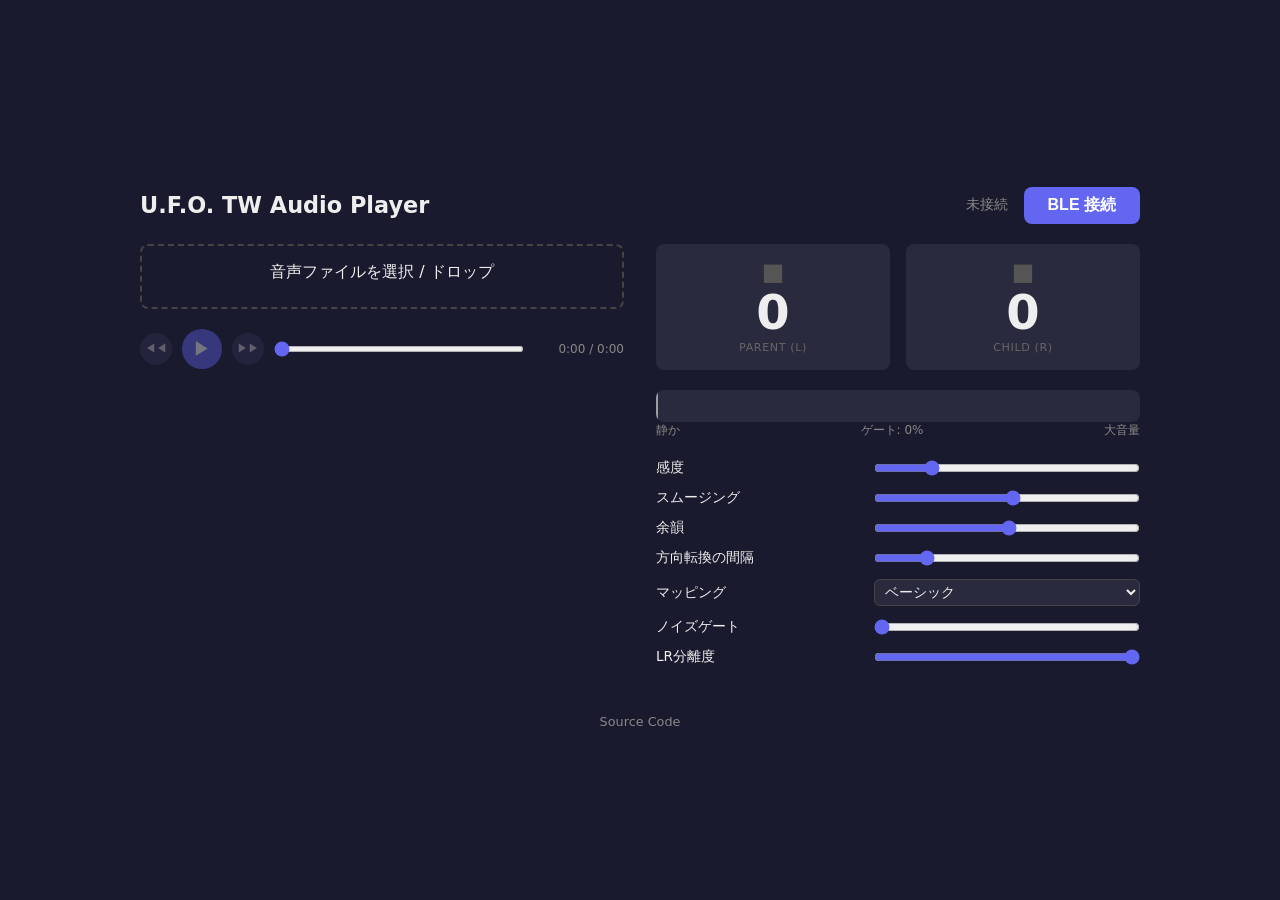
<file: index.html>
<!DOCTYPE html>
<html lang="ja">
<head>
<meta charset="UTF-8">
<meta name="viewport" content="width=device-width, initial-scale=1.0">
<title>U.F.O. TW Audio Player</title>
<meta name="description" content="音声ファイルを解析し、BLE 経由で U.F.O. TW のモーターをリアクティブに制御する Web アプリ">
<!-- OGP -->
<meta property="og:type" content="website">
<meta property="og:title" content="U.F.O. TW Audio Player">
<meta property="og:description" content="音声ファイルを解析し、BLE 経由で U.F.O. TW のモーターをリアクティブに制御する Web アプリ">
<meta property="og:url" content="https://nerahikada.github.io/ufo-tw-audio-reactive/">
<meta property="og:image" content="https://nerahikada.github.io/ufo-tw-audio-reactive/assets/og-image.png">
<meta property="og:image:width" content="1200">
<meta property="og:image:height" content="630">
<meta property="og:image:type" content="image/png">
<meta property="og:site_name" content="U.F.O. TW Audio Player">
<meta property="og:locale" content="ja_JP">
<!-- Twitter Card -->
<meta name="twitter:card" content="summary_large_image">
<meta name="twitter:title" content="U.F.O. TW Audio Player">
<meta name="twitter:description" content="音声ファイルを解析し、BLE 経由で U.F.O. TW のモーターをリアクティブに制御する Web アプリ">
<meta name="twitter:image" content="https://nerahikada.github.io/ufo-tw-audio-reactive/assets/og-image.png">
<link rel="stylesheet" href="style.css">
</head>
<body>
<div class="container">
    <div class="header">
        <h1>U.F.O. TW Audio Player</h1>
        <div class="header-end">
            <div class="status" id="status">未接続</div>
            <button class="btn-action btn-connect" id="btnConnect">BLE 接続</button>
        </div>
    </div>

    <div class="main-content">
    <!-- panel: audio source -->
    <div class="panel-source">
        <!-- file picker -->
        <div class="file-area" id="fileArea">
            <span>音声ファイルを選択 / ドロップ</span>
            <span class="file-name" id="fileName"></span>
            <input type="file" id="fileInput" accept="audio/*" multiple>
        </div>

        <!-- player -->
        <div class="player">
            <div class="player-row">
                <button class="btn-round btn-nav" id="btnPrev" disabled>&#9664;&#9664;</button>
                <button class="btn-round btn-play" id="btnPlay" disabled>&#9654;</button>
                <button class="btn-round btn-nav" id="btnNext" disabled>&#9654;&#9654;</button>
                <input type="range" class="seek-bar" id="seekBar" min="0" max="1" step="0.001" value="0">
                <span class="time-label" id="timeLabel">0:00 / 0:00</span>
            </div>
            <ol class="track-list" id="trackList"></ol>
        </div>
    </div>

    <!-- panel: dashboard -->
    <div class="panel-dashboard">
        <!-- motor display (dual) -->
        <div class="motor-display">
            <div class="motor-unit">
                <div class="motor-dir" id="parentDirVis">■</div>
                <div class="motor-speed-val" id="parentSpeedVis">0</div>
                <div class="motor-unit-label">Parent (L)</div>
            </div>
            <div class="motor-unit">
                <div class="motor-dir" id="childDirVis">■</div>
                <div class="motor-speed-val" id="childSpeedVis">0</div>
                <div class="motor-unit-label">Child (R)</div>
            </div>
        </div>

        <!-- meter -->
        <div>
            <div class="meter-container">
                <div class="meter-fill" id="meterFill"></div>
                <div class="meter-gate" id="meterGate" style="left: 0%"></div>
            </div>
            <div class="meter-label">
                <span>静か</span>
                <span id="gateLabel"></span>
                <span>大音量</span>
            </div>
        </div>

        <div class="controls">
            <label>
                感度
                <input type="range" id="sensitivity" min="1" max="6" step="0.1" value="2">
            </label>
            <label>
                スムージング
                <input type="range" id="smoothing" min="0.8" max="0.99" step="0.005" value="0.9">
            </label>
            <label>
                余韻
                <input type="range" id="sustain" min="0" max="0.98" step="0.01" value="0.5">
            </label>
            <label>
                方向転換の間隔
                <input type="range" id="beatCooldown" min="10" max="120" step="5" value="30">
            </label>
            <label>
                マッピング
                <select id="policySelect"></select>
            </label>
            <div id="policyControls"></div>
        </div>
    </div>
    </div>

</div>

<footer class="footer">
    <a href="https://github.com/Nerahikada/ufo-tw-audio-reactive" target="_blank" rel="noopener noreferrer">Source Code</a>
</footer>

<script>if(location.hostname==='nerahikada.github.io'){const s=document.createElement('script');s.async=true;s.src='https://www.googletagmanager.com/gtag/js?id=G-TZDD51JQSV';document.head.appendChild(s);window.dataLayer=window.dataLayer||[];function gtag(){dataLayer.push(arguments)}gtag('js',new Date());gtag('config','G-TZDD51JQSV')}</script>
<script type="module" src="app.js"></script>
</body>
</html>
</file>
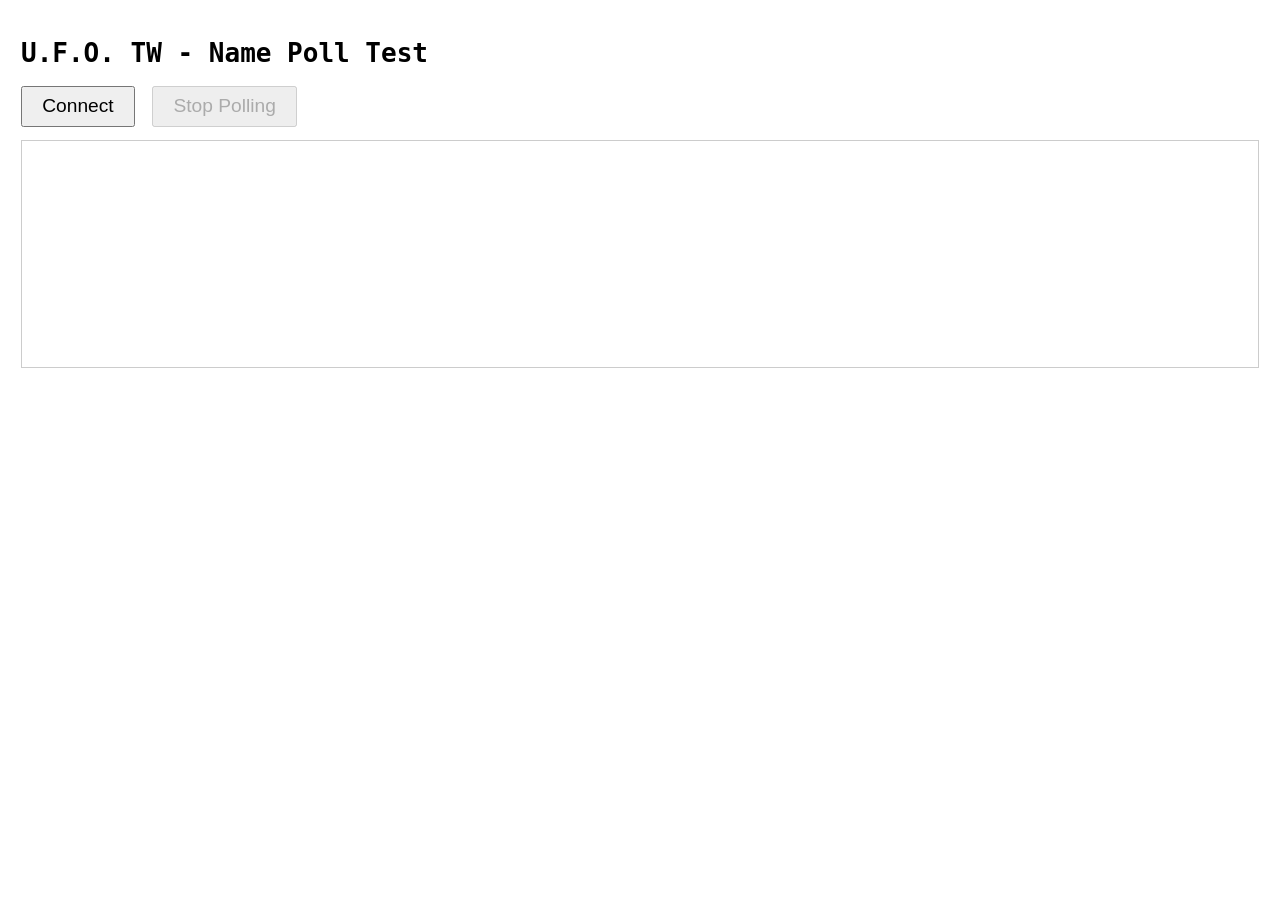
<file: testing/test-name-poll.html>
<!doctype html>
<html lang="ja">
    <head>
        <meta charset="UTF-8" />
        <title>U.F.O. TW - Device Name Poll Test</title>
        <style>
            body {
                font-family: monospace;
                padding: 1em;
            }
            #log {
                white-space: pre-wrap;
                border: 1px solid #ccc;
                padding: 1em;
                margin-top: 1em;
                min-height: 200px;
            }
            button {
                font-size: 1.2em;
                padding: 0.4em 1em;
                margin-right: 0.5em;
            }
        </style>
    </head>
    <body>
        <h1>U.F.O. TW - Name Poll Test</h1>
        <button id="connectBtn">Connect</button>
        <button id="stopBtn" disabled>Stop Polling</button>
        <div id="log"></div>

        <script type="module">
            import { UfoTw } from "../ufo-tw.js";

            const log = document.getElementById("log");
            const connectBtn = document.getElementById("connectBtn");
            const stopBtn = document.getElementById("stopBtn");

            function print(msg) {
                const time = new Date().toLocaleTimeString("ja-JP", {
                    hour12: false,
                    fractionalSecondDigits: 1,
                });
                log.textContent += `[${time}] ${msg}\n`;
                log.scrollTop = log.scrollHeight;
            }

            let polling = false;

            connectBtn.addEventListener("click", async () => {
                try {
                    const device = await navigator.bluetooth.requestDevice({
                        filters: [{ services: [UfoTw.SERVICE_UUID] }],
                        optionalServices: [0x1800],
                    });

                    print(`device.name (from advert): ${device.name}`);

                    const server = await device.gatt.connect();
                    print("GATT connected");

                    // List all characteristics in the U.F.O. TW service
                    try {
                        const ufoService = await server.getPrimaryService(
                            UfoTw.SERVICE_UUID,
                        );
                        const chars = await ufoService.getCharacteristics();
                        print(`--- U.F.O. TW service characteristics (${chars.length}) ---`);
                        for (const c of chars) {
                            const props = c.properties;
                            const flags = [
                                props.read && "read",
                                props.write && "write",
                                props.writeWithoutResponse && "writeNoResp",
                                props.notify && "notify",
                                props.indicate && "indicate",
                            ]
                                .filter(Boolean)
                                .join(", ");
                            print(`  ${c.uuid} [${flags}]`);
                        }
                    } catch (e) {
                        print(`U.F.O. TW service enum failed: ${e.message}`);
                    }

                    // Read unknown characteristics (3333, 4444)
                    try {
                        const ufoService = await server.getPrimaryService(
                            UfoTw.SERVICE_UUID,
                        );
                        for (const uuid of [
                            "40ee3333-63ec-4b7f-8ce7-712efd55b90e",
                            "40ee4444-63ec-4b7f-8ce7-712efd55b90e",
                        ]) {
                            const c = await ufoService.getCharacteristic(uuid);
                            const val = await c.readValue();
                            const bytes = [...new Uint8Array(val.buffer)];
                            const hex = bytes
                                .map((b) => b.toString(16).padStart(2, "0"))
                                .join(" ");
                            const ascii = bytes
                                .map((b) =>
                                    b >= 0x20 && b < 0x7f ? String.fromCharCode(b) : ".",
                                )
                                .join("");
                            print(
                                `${uuid.slice(0, 8)}: [${bytes.join(", ")}] hex=[${hex}] ascii="${ascii}"`,
                            );
                        }
                    } catch (e) {
                        print(`Read unknown chars failed: ${e.message}`);
                    }

                    // Try reading GAP Device Name
                    let nameChar = null;
                    try {
                        const gap = await server.getPrimaryService(0x1800);
                        nameChar = await gap.getCharacteristic(0x2a00);
                        const val = await nameChar.readValue();
                        const name = new TextDecoder().decode(val);
                        print(`GAP Device Name: "${name}"`);
                    } catch (e) {
                        print(`GAP read failed: ${e.message}`);
                        print("Falling back to device.name only (no polling possible)");
                        return;
                    }

                    // Start polling
                    polling = true;
                    connectBtn.disabled = true;
                    stopBtn.disabled = false;
                    print("--- polling started (every 2s) ---");

                    let prevName = null;
                    while (polling && device.gatt.connected) {
                        try {
                            const val = await nameChar.readValue();
                            const name = new TextDecoder().decode(val);
                            if (name !== prevName) {
                                print(`Name changed! "${prevName}" -> "${name}"`);
                                prevName = name;
                            } else {
                                print(`Name: "${name}" (no change)`);
                            }
                        } catch (e) {
                            print(`Read error: ${e.message}`);
                            break;
                        }
                        await new Promise((r) => setTimeout(r, 2000));
                    }

                    print("--- polling stopped ---");
                    connectBtn.disabled = false;
                    stopBtn.disabled = true;
                } catch (e) {
                    print(`Error: ${e.message}`);
                    connectBtn.disabled = false;
                    stopBtn.disabled = true;
                }
            });

            stopBtn.addEventListener("click", () => {
                polling = false;
            });
        </script>
    </body>
</html>
</file>
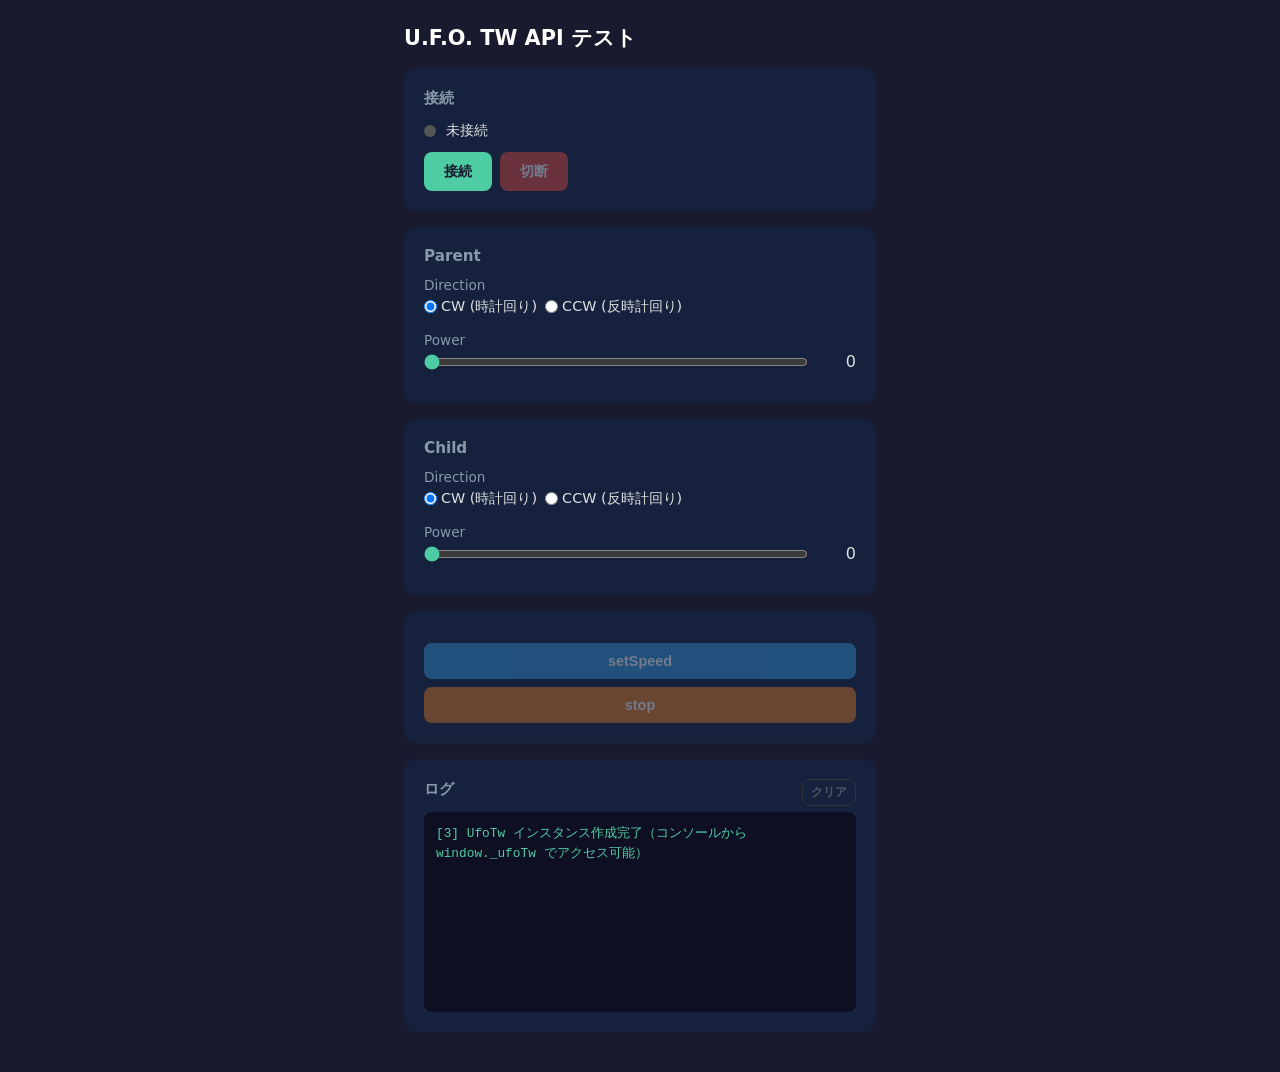
<file: testing/ufo-tw-test.html>
<!doctype html>
<html lang="ja">
    <head>
        <meta charset="UTF-8" />
        <meta name="viewport" content="width=device-width, initial-scale=1.0" />
        <title>U.F.O. TW API テスト</title>
        <style>
            * {
                box-sizing: border-box;
                margin: 0;
                padding: 0;
            }
            body {
                font-family: system-ui, sans-serif;
                background: #1a1a2e;
                color: #e0e0e0;
                padding: 24px;
                max-width: 520px;
                margin: 0 auto;
            }
            h1 {
                font-size: 1.3rem;
                margin-bottom: 16px;
                color: #fff;
            }
            .card {
                background: #16213e;
                border-radius: 12px;
                padding: 20px;
                margin-bottom: 16px;
            }
            .card h2 {
                font-size: 0.95rem;
                color: #8899aa;
                margin-bottom: 12px;
            }
            .status {
                display: flex;
                align-items: center;
                gap: 10px;
                margin-bottom: 12px;
            }
            .dot {
                width: 12px;
                height: 12px;
                border-radius: 50%;
                background: #555;
                flex-shrink: 0;
            }
            .dot.on {
                background: #4ecca3;
            }
            .status-text {
                font-size: 0.9rem;
            }
            button {
                padding: 10px 20px;
                border: none;
                border-radius: 8px;
                cursor: pointer;
                font-size: 0.9rem;
                font-weight: 600;
                transition: opacity 0.15s;
            }
            button:hover {
                opacity: 0.85;
            }
            button:disabled {
                opacity: 0.4;
                cursor: not-allowed;
            }
            .btn-connect {
                background: #4ecca3;
                color: #1a1a2e;
            }
            .btn-disconnect {
                background: #e74c3c;
                color: #fff;
            }
            .btn-send {
                background: #3498db;
                color: #fff;
                width: 100%;
                margin-top: 12px;
            }
            .btn-stop {
                background: #e67e22;
                color: #fff;
                width: 100%;
                margin-top: 8px;
            }
            .buttons {
                display: flex;
                gap: 8px;
            }
            label {
                display: block;
                font-size: 0.85rem;
                color: #8899aa;
                margin-bottom: 4px;
            }
            .control-row {
                margin-bottom: 12px;
            }
            .range-wrap {
                display: flex;
                align-items: center;
                gap: 12px;
            }
            .range-wrap input[type="range"] {
                flex: 1;
                accent-color: #4ecca3;
            }
            .range-val {
                min-width: 36px;
                text-align: right;
                font-variant-numeric: tabular-nums;
            }
            .dir-options {
                display: flex;
                gap: 8px;
            }
            .dir-options label {
                display: flex;
                align-items: center;
                gap: 4px;
                color: #e0e0e0;
                cursor: pointer;
                font-size: 0.9rem;
            }
            .log-area {
                background: #0f0f23;
                border-radius: 8px;
                padding: 12px;
                height: 200px;
                overflow-y: auto;
                font-family: "SF Mono", Consolas, monospace;
                font-size: 0.8rem;
                line-height: 1.6;
                color: #8899aa;
            }
            .log-area .info {
                color: #4ecca3;
            }
            .log-area .error {
                color: #e74c3c;
            }
            .log-area .cmd {
                color: #3498db;
            }
            .clear-log {
                background: transparent;
                color: #556;
                font-size: 0.75rem;
                padding: 4px 8px;
                border: 1px solid #333;
                float: right;
            }
        </style>
    </head>
    <body>
        <h1>U.F.O. TW API テスト</h1>

        <div class="card">
            <h2>接続</h2>
            <div class="status">
                <div class="dot" id="dot"></div>
                <span class="status-text" id="statusText">未接続</span>
            </div>
            <div class="buttons">
                <button class="btn-connect" id="btnConnect">接続</button>
                <button class="btn-disconnect" id="btnDisconnect" disabled>切断</button>
            </div>
        </div>

        <div class="card">
            <h2>Parent</h2>
            <div class="control-row">
                <label>Direction</label>
                <div class="dir-options">
                    <label
                        ><input type="radio" name="parentDir" value="0" checked /> CW
                        (時計回り)</label
                    >
                    <label
                        ><input type="radio" name="parentDir" value="1" /> CCW
                        (反時計回り)</label
                    >
                </div>
            </div>
            <div class="control-row">
                <label>Power</label>
                <div class="range-wrap">
                    <input type="range" id="parentPower" min="0" max="100" value="0" />
                    <span class="range-val" id="parentPowerVal">0</span>
                </div>
            </div>
        </div>

        <div class="card">
            <h2>Child</h2>
            <div class="control-row">
                <label>Direction</label>
                <div class="dir-options">
                    <label
                        ><input type="radio" name="childDir" value="0" checked /> CW
                        (時計回り)</label
                    >
                    <label
                        ><input type="radio" name="childDir" value="1" /> CCW
                        (反時計回り)</label
                    >
                </div>
            </div>
            <div class="control-row">
                <label>Power</label>
                <div class="range-wrap">
                    <input type="range" id="childPower" min="0" max="100" value="0" />
                    <span class="range-val" id="childPowerVal">0</span>
                </div>
            </div>
        </div>

        <div class="card">
            <button class="btn-send" id="btnSend" disabled>setSpeed</button>
            <button class="btn-stop" id="btnStop" disabled>stop</button>
        </div>

        <div class="card">
            <h2>ログ <button class="clear-log" id="btnClear">クリア</button></h2>
            <div class="log-area" id="log"></div>
        </div>

        <script type="module">
            import { UfoTw, Motor, Direction } from "../ufo-tw.js";

            const ufo = new UfoTw();
            window._ufoTw = ufo; // コンソールからアクセス用

            const $ = (s) => document.querySelector(s);
            const dot = $("#dot");
            const statusText = $("#statusText");
            const btnConnect = $("#btnConnect");
            const btnDisconnect = $("#btnDisconnect");
            const btnSend = $("#btnSend");
            const btnStop = $("#btnStop");
            const parentPower = $("#parentPower");
            const parentPowerVal = $("#parentPowerVal");
            const childPower = $("#childPower");
            const childPowerVal = $("#childPowerVal");
            const logArea = $("#log");

            function log(msg, cls = "") {
                const line = document.createElement("div");
                if (cls) line.className = cls;
                const ts = new Date().toLocaleTimeString("ja-JP", {
                    hour12: false,
                    fractionalSecondDigits: 1,
                });
                line.textContent = `[${ts}] ${msg}`;
                logArea.appendChild(line);
                logArea.scrollTop = logArea.scrollHeight;
            }

            function updateUI() {
                const on = ufo.connected;
                dot.classList.toggle("on", on);
                statusText.textContent = on ? `接続中: ${ufo.deviceName}` : "未接続";
                btnConnect.disabled = on;
                btnDisconnect.disabled = !on;
                btnSend.disabled = !on;
                btnStop.disabled = !on;
            }

            ufo.addEventListener("disconnect", () => {
                log("デバイスが切断されました", "error");
                updateUI();
            });

            btnConnect.addEventListener("click", async () => {
                log("接続を開始...", "info");
                try {
                    await ufo.connect();
                    log(`接続成功: ${ufo.deviceName}`, "info");
                    updateUI();
                } catch (e) {
                    log(`接続エラー: ${e.message}`, "error");
                }
            });

            btnDisconnect.addEventListener("click", async () => {
                await ufo.disconnect();
                log("切断しました", "info");
                updateUI();
            });

            parentPower.addEventListener("input", () => {
                parentPowerVal.textContent = parentPower.value;
            });
            childPower.addEventListener("input", () => {
                childPowerVal.textContent = childPower.value;
            });

            function getDir(name) {
                return document.querySelector(`input[name="${name}"]:checked`).value ===
                    "0"
                    ? Direction.CW
                    : Direction.CCW;
            }

            let sendPending = false;
            function doSend() {
                const pDir = getDir("parentDir");
                const pPow = Number(parentPower.value);
                const cDir = getDir("childDir");
                const cPow = Number(childPower.value);
                try {
                    ufo.setSpeed(Motor.PARENT, pDir, pPow);
                    ufo.setSpeed(Motor.CHILD, cDir, cPow);
                    log(
                        `setSpeed(PARENT, ${pDir}, ${pPow})  setSpeed(CHILD, ${cDir}, ${cPow})`,
                        "cmd",
                    );
                } catch (e) {
                    log(`送信エラー: ${e.message}`, "error");
                }
            }
            // ドラッグ中: rAF でスロットル
            function sendSpeedThrottled() {
                if (!ufo.connected) return;
                if (sendPending) return;
                sendPending = true;
                requestAnimationFrame(() => {
                    sendPending = false;
                    doSend();
                });
            }
            // 指を離した時・確定時: 必ず即送信（最終値を落とさない）
            function sendSpeedImmediate() {
                if (!ufo.connected) return;
                sendPending = false;
                doSend();
            }

            // スライダー: ドラッグ中は throttle、離した時は即送信
            parentPower.addEventListener("input", sendSpeedThrottled);
            childPower.addEventListener("input", sendSpeedThrottled);
            parentPower.addEventListener("change", sendSpeedImmediate);
            childPower.addEventListener("change", sendSpeedImmediate);
            // ラジオボタン: 即送信
            document
                .querySelectorAll('input[name="parentDir"], input[name="childDir"]')
                .forEach((r) => r.addEventListener("change", sendSpeedImmediate));

            btnSend.addEventListener("click", sendSpeedImmediate);

            btnStop.addEventListener("click", () => {
                try {
                    ufo.stop();
                    log("stop()", "cmd");
                } catch (e) {
                    log(`停止エラー: ${e.message}`, "error");
                }
            });

            $("#btnClear").addEventListener("click", () => {
                logArea.innerHTML = "";
            });

            log(
                "UfoTw インスタンス作成完了（コンソールから window._ufoTw でアクセス可能）",
                "info",
            );
        </script>
    </body>
</html>
</file>
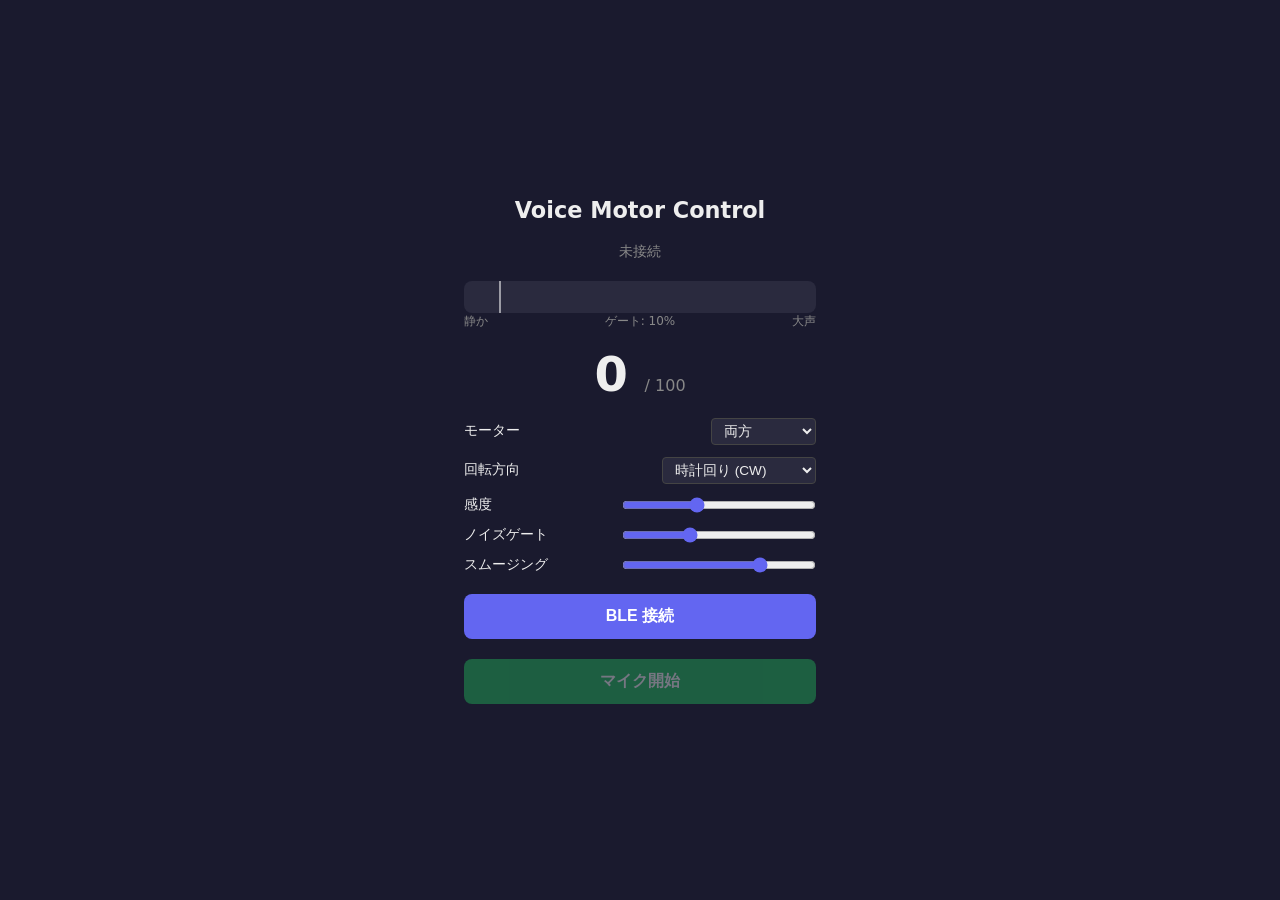
<file: testing/voice-motor-control.html>
<!DOCTYPE html>
<html lang="ja">
<head>
<meta charset="UTF-8">
<meta name="viewport" content="width=device-width, initial-scale=1.0">
<title>Voice Motor Control</title>
<style>
    * { box-sizing: border-box; margin: 0; padding: 0; }
    body {
        font-family: system-ui, sans-serif;
        background: #1a1a2e;
        color: #eee;
        display: flex;
        justify-content: center;
        align-items: center;
        min-height: 100dvh;
    }
    .container {
        width: min(400px, 90vw);
        display: flex;
        flex-direction: column;
        gap: 20px;
        padding: 24px;
    }
    h1 { font-size: 1.4rem; text-align: center; }
    .status {
        text-align: center;
        font-size: 0.85rem;
        color: #888;
    }
    .status.connected { color: #4ade80; }

    /* meter */
    .meter-container {
        position: relative;
        height: 32px;
        background: #2a2a3e;
        border-radius: 8px;
        overflow: hidden;
    }
    .meter-fill {
        height: 100%;
        width: 0%;
        background: linear-gradient(90deg, #22c55e, #eab308, #ef4444);
        border-radius: 8px;
        transition: width 60ms linear;
    }
    .meter-gate {
        position: absolute;
        top: 0; bottom: 0;
        width: 2px;
        background: #fff8;
    }
    .meter-label {
        display: flex;
        justify-content: space-between;
        font-size: 0.75rem;
        color: #888;
    }

    /* speed display */
    .speed-display {
        text-align: center;
        font-size: 3rem;
        font-weight: bold;
        font-variant-numeric: tabular-nums;
        line-height: 1;
    }
    .speed-unit { font-size: 1rem; color: #888; font-weight: normal; }

    /* controls */
    .controls { display: flex; flex-direction: column; gap: 12px; }
    label {
        display: flex;
        justify-content: space-between;
        align-items: center;
        font-size: 0.85rem;
    }
    input[type=range] { width: 55%; accent-color: #6366f1; }
    select {
        background: #2a2a3e;
        color: #eee;
        border: 1px solid #444;
        border-radius: 4px;
        padding: 4px 8px;
        font-size: 0.85rem;
    }

    button {
        padding: 12px;
        border: none;
        border-radius: 8px;
        font-size: 1rem;
        font-weight: 600;
        cursor: pointer;
        transition: opacity 0.15s;
    }
    button:active { opacity: 0.8; }
    .btn-connect { background: #6366f1; color: #fff; }
    .btn-connect.active { background: #ef4444; }
    .btn-start { background: #22c55e; color: #fff; }
    .btn-start.active { background: #eab308; color: #000; }
    button:disabled { opacity: 0.4; cursor: not-allowed; }
</style>
</head>
<body>
<div class="container">
    <h1>Voice Motor Control</h1>
    <div class="status" id="status">未接続</div>

    <div>
        <div class="meter-container">
            <div class="meter-fill" id="meterFill"></div>
            <div class="meter-gate" id="meterGate" style="left: 10%"></div>
        </div>
        <div class="meter-label">
            <span>静か</span>
            <span id="gateLabel">ゲート: 10%</span>
            <span>大声</span>
        </div>
    </div>

    <div class="speed-display">
        <span id="speedValue">0</span>
        <span class="speed-unit">/ 100</span>
    </div>

    <div class="controls">
        <label>
            モーター
            <select id="motorSelect">
                <option value="both">両方</option>
                <option value="parent">左 (Parent)</option>
                <option value="child">右 (Child)</option>
            </select>
        </label>
        <label>
            回転方向
            <select id="dirSelect">
                <option value="cw">時計回り (CW)</option>
                <option value="ccw">反時計回り (CCW)</option>
            </select>
        </label>
        <label>
            感度
            <input type="range" id="sensitivity" min="1" max="5" step="0.1" value="2.5">
        </label>
        <label>
            ノイズゲート
            <input type="range" id="gate" min="0" max="30" step="1" value="10">
        </label>
        <label>
            スムージング
            <input type="range" id="smoothing" min="0.5" max="0.98" step="0.01" value="0.85">
        </label>
    </div>

    <button class="btn-connect" id="btnConnect">BLE 接続</button>
    <button class="btn-start" id="btnStart" disabled>マイク開始</button>
</div>

<script type="module">
import { UfoTw, Motor, Direction } from "../ufo-tw.js";

const ufo = new UfoTw();

// DOM
const $status = document.getElementById("status");
const $meterFill = document.getElementById("meterFill");
const $meterGate = document.getElementById("meterGate");
const $gateLabel = document.getElementById("gateLabel");
const $speedValue = document.getElementById("speedValue");
const $motorSelect = document.getElementById("motorSelect");
const $dirSelect = document.getElementById("dirSelect");
const $sensitivity = document.getElementById("sensitivity");
const $gate = document.getElementById("gate");
const $smoothing = document.getElementById("smoothing");
const $btnConnect = document.getElementById("btnConnect");
const $btnStart = document.getElementById("btnStart");

// State
let audioCtx = null;
let analyser = null;
let micStream = null;
let running = false;
let smoothedLevel = 0;

// --- BLE ---
$btnConnect.addEventListener("click", async () => {
    if (ufo.connected) {
        await ufo.disconnect();
        return;
    }
    try {
        $status.textContent = "接続中…";
        await ufo.connect();
        $status.textContent = `接続: ${ufo.deviceName}`;
        $status.className = "status connected";
        $btnConnect.textContent = "切断";
        $btnConnect.classList.add("active");
        $btnStart.disabled = false;
    } catch (e) {
        $status.textContent = `接続失敗: ${e.message}`;
        $status.className = "status";
    }
});

ufo.addEventListener("disconnect", () => {
    $status.textContent = "切断されました";
    $status.className = "status";
    $btnConnect.textContent = "BLE 接続";
    $btnConnect.classList.remove("active");
    $btnStart.disabled = true;
    stopMic();
});

// --- Mic ---
$btnStart.addEventListener("click", () => {
    if (running) { stopMic(); return; }
    startMic();
});

async function startMic() {
    try {
        audioCtx = new AudioContext();
        micStream = await navigator.mediaDevices.getUserMedia({ audio: true });
        const source = audioCtx.createMediaStreamSource(micStream);
        analyser = audioCtx.createAnalyser();
        analyser.fftSize = 1024;
        source.connect(analyser);
        running = true;
        $btnStart.textContent = "停止";
        $btnStart.classList.add("active");
        loop();
    } catch (e) {
        $status.textContent = `マイクエラー: ${e.message}`;
    }
}

function stopMic() {
    running = false;
    micStream?.getTracks().forEach(t => t.stop());
    micStream = null;
    audioCtx?.close();
    audioCtx = null;
    analyser = null;
    smoothedLevel = 0;
    $btnStart.textContent = "マイク開始";
    $btnStart.classList.remove("active");
    $meterFill.style.width = "0%";
    $speedValue.textContent = "0";
    if (ufo.connected) ufo.stop();
}

// --- Gate slider ---
$gate.addEventListener("input", () => {
    const v = $gate.value;
    $meterGate.style.left = v + "%";
    $gateLabel.textContent = `ゲート: ${v}%`;
});

// --- Audio loop ---
function loop() {
    if (!running) return;
    requestAnimationFrame(loop);

    const buf = new Float32Array(analyser.fftSize);
    analyser.getFloatTimeDomainData(buf);

    // RMS
    let sum = 0;
    for (let i = 0; i < buf.length; i++) sum += buf[i] * buf[i];
    const rms = Math.sqrt(sum / buf.length);

    // Sensitivity maps RMS to 0-100 range.
    // Typical speech RMS ~0.02-0.15, shout ~0.3+
    const sens = parseFloat($sensitivity.value);
    const raw = Math.min(rms * sens * 200, 100);

    // Exponential smoothing
    const alpha = 1 - parseFloat($smoothing.value);
    smoothedLevel = smoothedLevel * (1 - alpha) + raw * alpha;

    // Noise gate
    const gateThreshold = parseFloat($gate.value);
    const gated = smoothedLevel < gateThreshold ? 0 : smoothedLevel;

    // Motor speed: remap gate..100 → 0..100
    let speed = 0;
    if (gated > 0) {
        speed = Math.round(((gated - gateThreshold) / (100 - gateThreshold)) * 100);
        speed = Math.min(speed, 100);
    }

    // Update UI
    $meterFill.style.width = smoothedLevel.toFixed(1) + "%";
    $speedValue.textContent = speed;

    // Update motor
    if (!ufo.connected) return;
    const dir = $dirSelect.value === "cw" ? Direction.CW : Direction.CCW;
    const motor = $motorSelect.value;

    if (speed === 0) {
        ufo.stop();
    } else if (motor === "both") {
        ufo.setSpeed(Motor.PARENT, dir, speed);
        ufo.setSpeed(Motor.CHILD, dir, speed);
    } else if (motor === "parent") {
        ufo.setSpeed(Motor.PARENT, dir, speed);
    } else {
        ufo.setSpeed(Motor.CHILD, dir, speed);
    }
}
</script>
</body>
</html>
</file>
<file: style.css>
:root {
    --color-accent: #6366f1;
    --color-accent-alt: #f472b6;
    --color-success: #4ade80;
    --color-danger: #ef4444;
    --color-panel: #2a2a3e;
    --color-panel-hover: #3a3a5e;
    --color-muted: #888;
    --color-bg: #1a1a2e;
}

* { box-sizing: border-box; margin: 0; padding: 0; }

body {
    font-family: system-ui, sans-serif;
    background: var(--color-bg);
    color: #eee;
    display: flex;
    flex-direction: column;
    justify-content: center;
    align-items: center;
    min-height: 100dvh;
}

.container {
    width: min(420px, 90vw);
    display: flex;
    flex-direction: column;
    gap: 20px;
    padding: 24px;
}

h1 { font-size: 1.4rem; text-align: center; }

.header {
    display: flex;
    flex-direction: column;
    align-items: center;
    gap: 12px;
}

.header-end {
    display: flex;
    flex-direction: column;
    align-items: center;
    gap: 12px;
    width: 100%;
}

.main-content {
    display: flex;
    flex-direction: column;
    gap: 20px;
}

.panel-source,
.panel-dashboard {
    display: flex;
    flex-direction: column;
    gap: 20px;
}

.status {
    text-align: center;
    font-size: 0.85rem;
    color: var(--color-muted);
}
.status.connected { color: var(--color-success); }

/* ---- file picker ---- */

.file-area {
    display: flex;
    flex-direction: column;
    align-items: center;
    gap: 8px;
    padding: 16px;
    border: 2px dashed #444;
    border-radius: 8px;
    cursor: pointer;
    transition: border-color 0.15s;
}
.file-area:hover,
.file-area.dragover { border-color: var(--color-accent); }
.file-area input { display: none; }
.file-name { font-size: 0.85rem; color: #aaa; }

/* ---- player ---- */

.player { display: flex; flex-direction: column; gap: 8px; }

.player-row {
    display: flex;
    align-items: center;
    gap: 10px;
}

.btn-round {
    border-radius: 50%;
    border: none;
    color: #fff;
    cursor: pointer;
    flex-shrink: 0;
    display: flex;
    align-items: center;
    justify-content: center;
}
.btn-round:disabled { opacity: 0.4; cursor: not-allowed; }

.btn-play {
    width: 40px; height: 40px;
    background: var(--color-accent);
    font-size: 1.1rem;
}

.btn-nav {
    width: 32px; height: 32px;
    background: var(--color-panel-hover);
    font-size: 0.7rem;
}
.btn-nav:disabled { opacity: 0.3; }

.seek-bar {
    flex: 1;
    accent-color: var(--color-accent);
    height: 6px;
}

.time-label {
    font-size: 0.75rem;
    color: var(--color-muted);
    font-variant-numeric: tabular-nums;
    min-width: 90px;
    text-align: right;
}

.track-list {
    list-style: none;
    max-height: 120px;
    overflow-y: auto;
    border-radius: 6px;
    background: var(--color-panel);
}
.track-list:empty { display: none; }
.track-list li {
    padding: 6px 10px;
    font-size: 0.8rem;
    color: #aaa;
    cursor: pointer;
    border-bottom: 1px solid #333;
}
.track-list li:last-child { border-bottom: none; }
.track-list li:hover { background: var(--color-panel-hover); }
.track-list li.active { color: #fff; background: var(--color-accent); }

/* ---- meter ---- */

.meter-container {
    position: relative;
    height: 32px;
    background: var(--color-panel);
    border-radius: 8px;
    overflow: hidden;
}

.meter-fill {
    height: 100%;
    width: 0%;
    background: linear-gradient(90deg, #22c55e, #eab308, var(--color-danger));
    border-radius: 8px;
    transition: width 60ms linear;
}

.meter-gate {
    position: absolute;
    top: 0; bottom: 0;
    width: 2px;
    background: #fff8;
}

.meter-label {
    display: flex;
    justify-content: space-between;
    font-size: 0.75rem;
    color: var(--color-muted);
}

/* ---- motor display ---- */

.motor-display {
    display: flex;
    justify-content: center;
    gap: 16px;
}

.motor-unit {
    text-align: center;
    flex: 1;
    padding: 10px 8px;
    background: var(--color-panel);
    border-radius: 8px;
}

.motor-dir {
    font-size: 1.5rem;
    line-height: 1;
    color: #555;
    transition: color 0.12s;
}
.motor-dir.cw  { color: var(--color-accent); }
.motor-dir.ccw { color: var(--color-accent-alt); }

.motor-speed-val {
    font-size: 2.2rem;
    font-weight: bold;
    font-variant-numeric: tabular-nums;
    line-height: 1.2;
}

.motor-unit-label {
    font-size: 0.7rem;
    color: #666;
    text-transform: uppercase;
    letter-spacing: 0.05em;
}

/* ---- controls ---- */

.controls { display: flex; flex-direction: column; gap: 12px; }

.controls label {
    display: flex;
    justify-content: space-between;
    align-items: center;
    font-size: 0.85rem;
}

input[type=range] { width: 55%; accent-color: var(--color-accent); }

select {
    width: 55%;
    padding: 4px 6px;
    border: 1px solid #444;
    border-radius: 6px;
    background: var(--color-panel);
    color: #eee;
    font-size: 0.85rem;
    accent-color: var(--color-accent);
}

#policyControls { display: contents; }

/* ---- action button ---- */

button.btn-action {
    padding: 12px;
    border: none;
    border-radius: 8px;
    font-size: 1rem;
    font-weight: 600;
    cursor: pointer;
    transition: opacity 0.15s;
}
button.btn-action:active { opacity: 0.8; }

.btn-connect { background: var(--color-accent); color: #fff; }
.btn-connect.active { background: var(--color-danger); }

button.btn-action:disabled { opacity: 0.4; cursor: not-allowed; }

/* ---- footer ---- */

.footer {
    text-align: center;
    padding: 16px 0;
    font-size: 0.8rem;
    color: var(--color-muted);
}

.footer a {
    color: var(--color-muted);
    text-decoration: none;
    transition: color 0.15s;
}

.footer a:hover { color: #eee; }

/* ---- desktop ---- */

@media (min-width: 1024px) {
    .container {
        width: min(1080px, 92vw);
        padding: 32px 40px;
    }

    .header {
        flex-direction: row;
        justify-content: space-between;
        align-items: center;
    }

    .header-end {
        flex-direction: row;
        width: auto;
        gap: 16px;
    }

    .header-end .btn-connect {
        padding: 8px 24px;
    }

    .main-content {
        flex-direction: row;
        gap: 32px;
        align-items: flex-start;
    }

    .panel-source,
    .panel-dashboard {
        flex: 1;
        min-width: 0;
    }

    .track-list {
        max-height: 360px;
    }

    .motor-unit {
        padding: 16px 12px;
    }

    .motor-speed-val {
        font-size: 3rem;
    }
}
</file>
